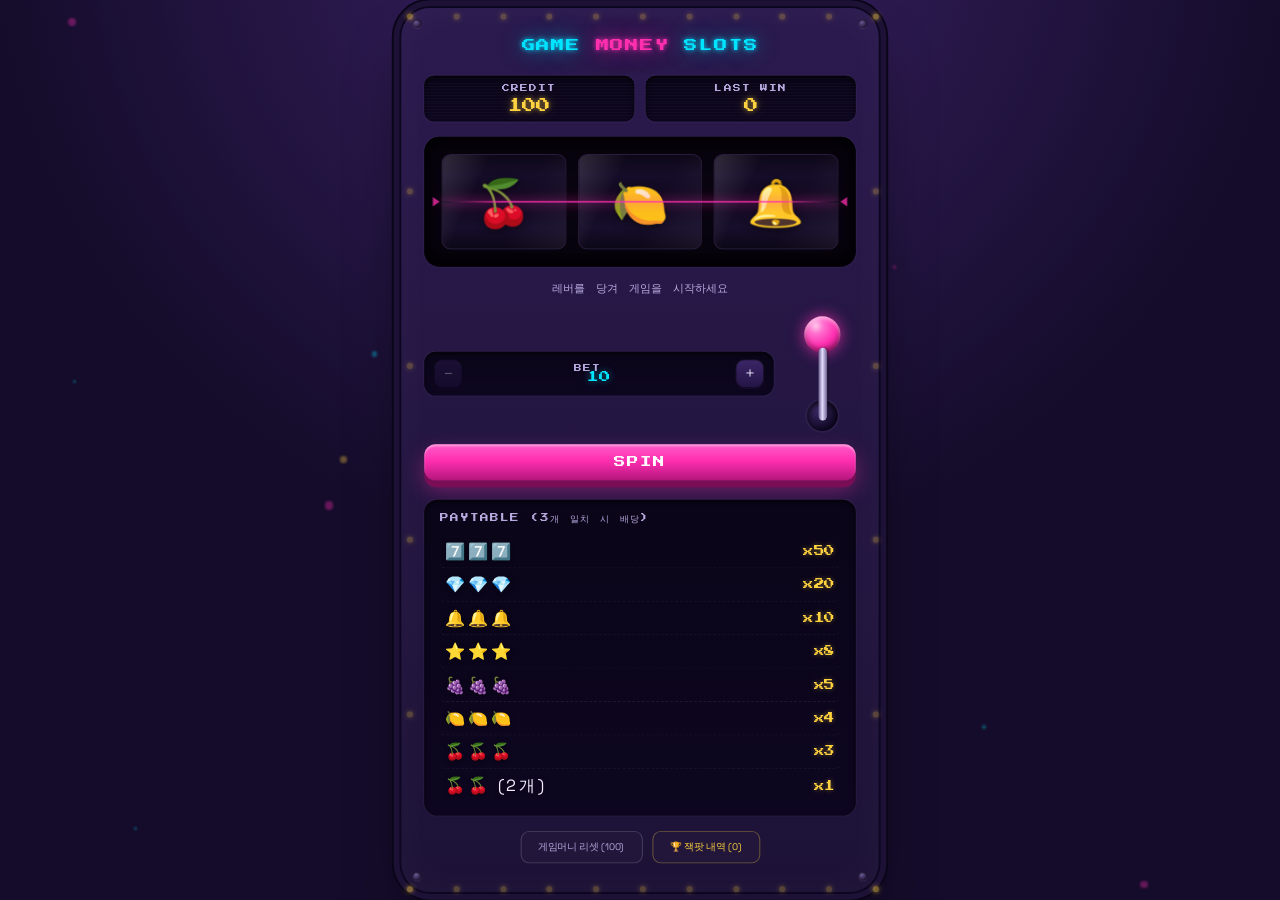
<file: index.html>
<!DOCTYPE html>
<html lang="ko">
<head>
<meta charset="UTF-8">
<meta name="viewport" content="width=device-width, initial-scale=1.0">
<title>게임머니 슬롯머신</title>
<link rel="preconnect" href="https://fonts.googleapis.com">
<link href="https://fonts.googleapis.com/css2?family=Press+Start+2P&family=Space+Grotesk:wght@400;500;700&display=swap" rel="stylesheet">
<link rel="stylesheet" href="./style.css">
</head>
<body>

  <div class="bg-particles" id="bgParticles"></div>

  <div class="cabinet-stage" id="cabinetStage">
    <div class="cabinet" id="cabinet">
      <div class="rivet tl"></div>
      <div class="rivet tr"></div>
      <div class="rivet bl"></div>
      <div class="rivet br"></div>
      <div class="marquee-lights" id="marqueeLights"></div>
      <div class="confetti-layer" id="confettiLayer"></div>

      <div class="marquee pixel">GAME <span>MONEY</span> SLOTS</div>

      <div class="status-row">
        <div class="status-box">
          <div class="status-label pixel">CREDIT</div>
          <div class="status-value pixel" id="creditValue">100</div>
        </div>
        <div class="status-box">
          <div class="status-label pixel">LAST WIN</div>
          <div class="status-value pixel" id="lastWinValue">0</div>
        </div>
      </div>

      <div class="reel-window">
        <div class="payline"></div>
        <div class="win-banner" id="winBanner"><div class="txt pixel">WIN!</div></div>
        <div class="reel" id="reel0"><div class="reel-track" id="track0"></div><div class="glass"></div></div>
        <div class="reel" id="reel1"><div class="reel-track" id="track1"></div><div class="glass"></div></div>
        <div class="reel" id="reel2"><div class="reel-track" id="track2"></div><div class="glass"></div></div>
      </div>

      <div class="message pixel" id="message">레버를 당겨 게임을 시작하세요</div>

      <div class="controls">
        <div class="bet-control">
          <button class="bet-btn" id="betMinus" aria-label="배팅 감소">−</button>
          <div>
            <div class="status-label pixel">BET</div>
            <div class="bet-amount pixel" id="betValue">10</div>
          </div>
          <button class="bet-btn" id="betPlus" aria-label="배팅 증가">＋</button>
        </div>

        <div class="lever-wrap">
          <div class="lever-rail"></div>
          <div class="lever-base"></div>
          <button class="lever-handle" id="lever" aria-label="레버 당기기">
            <div class="knob"></div>
            <div class="stick"></div>
          </button>
        </div>
      </div>

      <button class="spin-btn" id="spinBtn">SPIN</button>

      <div class="paytable">
        <div class="paytable-title pixel">PAYTABLE (3개 일치 시 배당)</div>
        <div class="paytable-row" data-combo="7️⃣7️⃣7️⃣"><span class="paytable-symbols">7️⃣7️⃣7️⃣</span><span class="paytable-mult pixel">x50</span></div>
        <div class="paytable-row" data-combo="💎💎💎"><span class="paytable-symbols">💎💎💎</span><span class="paytable-mult pixel">x20</span></div>
        <div class="paytable-row" data-combo="🔔🔔🔔"><span class="paytable-symbols">🔔🔔🔔</span><span class="paytable-mult pixel">x10</span></div>
        <div class="paytable-row" data-combo="⭐⭐⭐"><span class="paytable-symbols">⭐⭐⭐</span><span class="paytable-mult pixel">x8</span></div>
        <div class="paytable-row" data-combo="🍇🍇🍇"><span class="paytable-symbols">🍇🍇🍇</span><span class="paytable-mult pixel">x5</span></div>
        <div class="paytable-row" data-combo="🍋🍋🍋"><span class="paytable-symbols">🍋🍋🍋</span><span class="paytable-mult pixel">x4</span></div>
        <div class="paytable-row" data-combo="🍒🍒🍒"><span class="paytable-symbols">🍒🍒🍒</span><span class="paytable-mult pixel">x3</span></div>
        <div class="paytable-row" data-combo="🍒🍒?"><span class="paytable-symbols">🍒🍒 (2개)</span><span class="paytable-mult pixel">x1</span></div>
      </div>

      <div class="reset-row">
        <button class="reset-btn" id="resetBtn">게임머니 리셋 (100)</button>
        <button class="reset-btn history-trigger" id="jackpotHistoryBtn">🏆 잭팟 내역 (0)</button>
      </div>
    </div>
  </div>

  <div class="history-overlay" id="historyOverlay">
    <div class="history-panel">
      <div class="history-header">
        <span class="history-title pixel">🏆 JACKPOT 내역</span>
        <button class="history-close" id="historyClose" aria-label="닫기">✕</button>
      </div>
      <div class="history-list" id="historyList"></div>
      <button class="history-clear-btn" id="historyClearBtn">내역 지우기</button>
    </div>
  </div>

<script src="./script.js" defer></script>

</body>
</html>
</file>
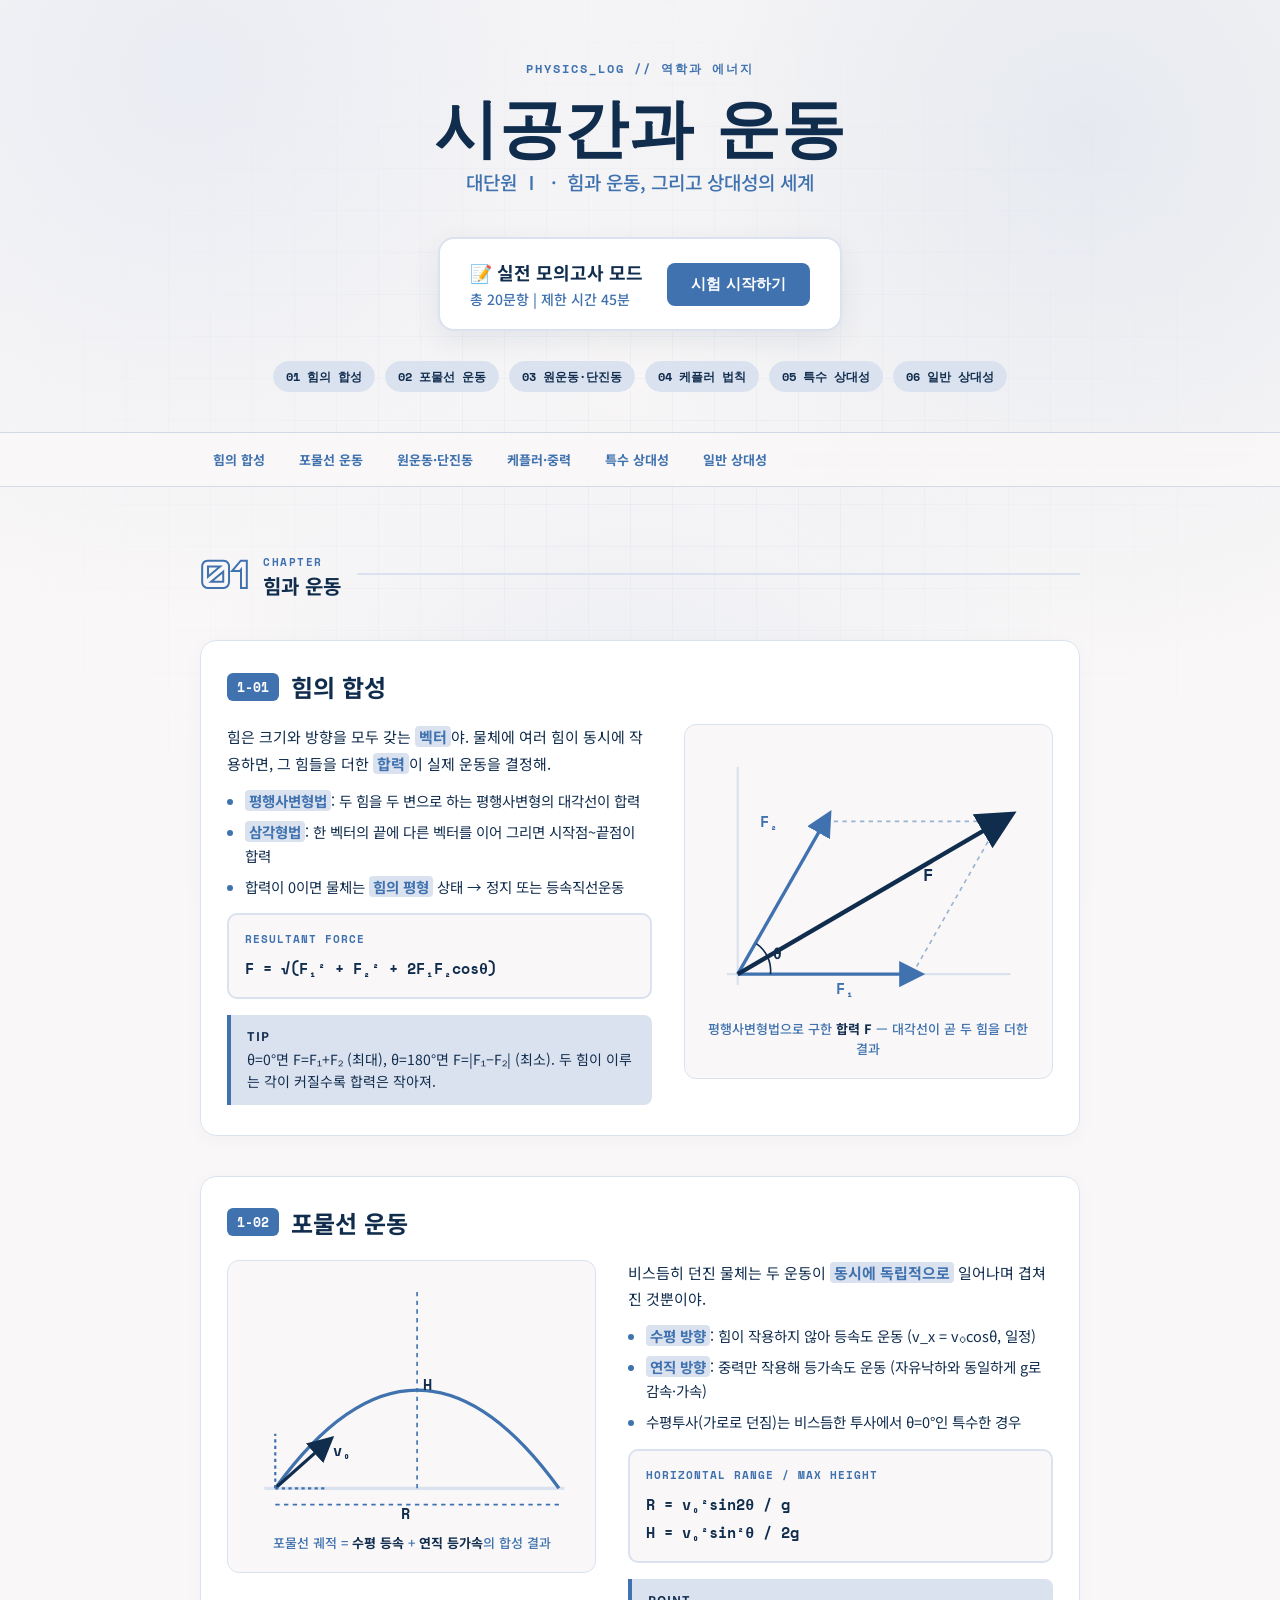
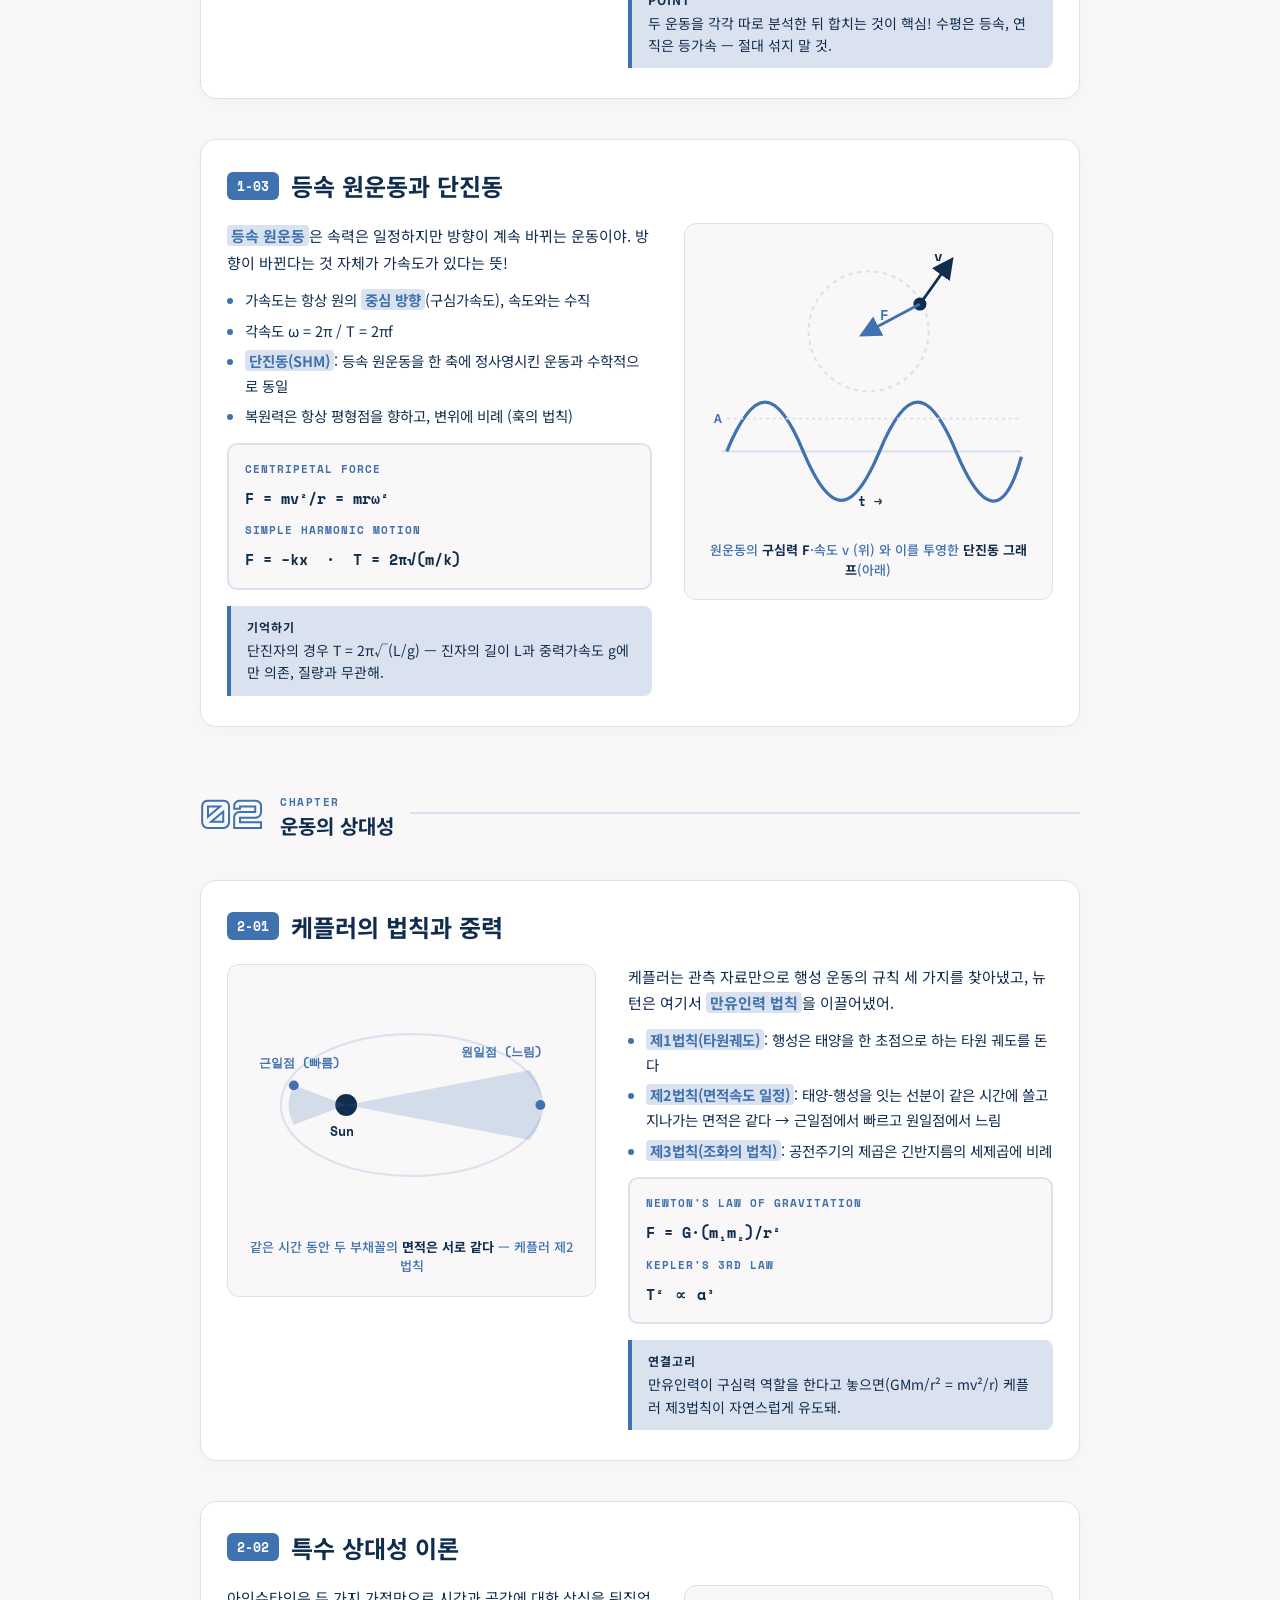
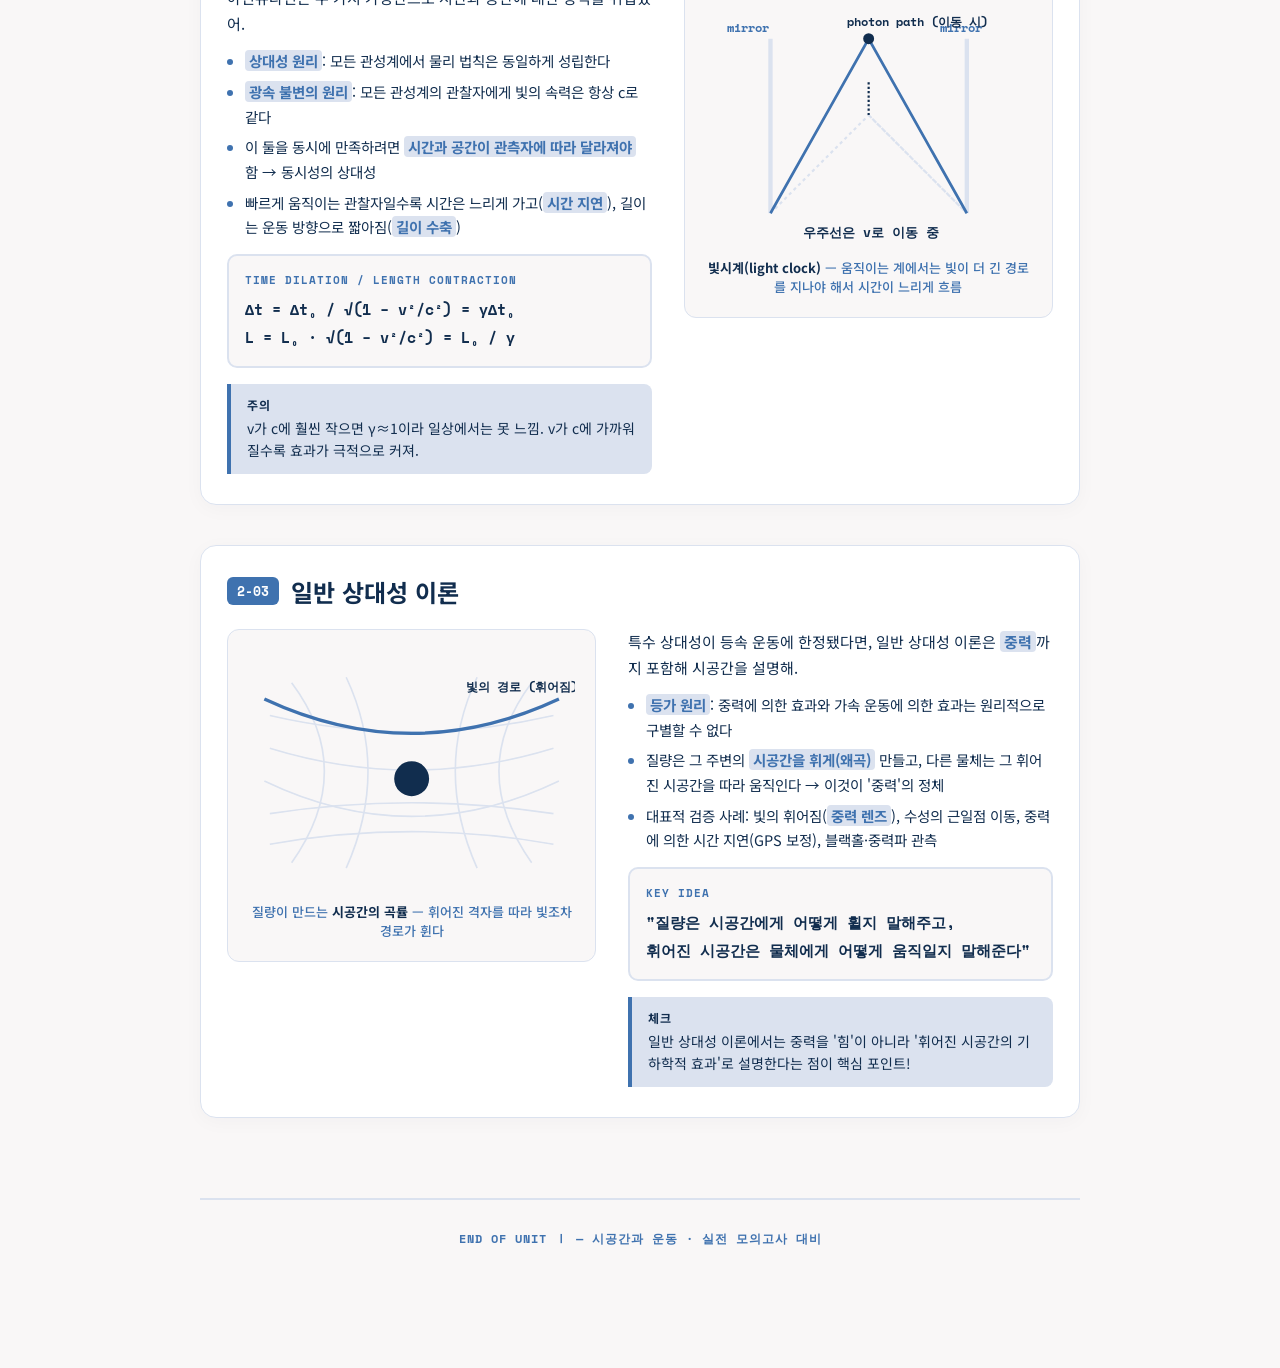
<file: spacetime-motion-exam/index.html>
<!DOCTYPE html>
<html lang="ko">
<head>
<meta charset="UTF-8">
<meta name="viewport" content="width=device-width, initial-scale=1.0">
<title>시공간과 운동 · 실전 모의고사</title>
<link rel="preconnect" href="https://fonts.googleapis.com">
<link href="https://fonts.googleapis.com/css2?family=Noto+Sans+KR:wght@400;500;700;900&family=Orbitron:wght@500;700;900&family=Space+Mono:wght@400;700&display=swap" rel="stylesheet">
<link rel="stylesheet" href="style.css">
</head>
<body>

<div class="bg-grid"></div>

<!-- STICKY EXAM TIMER -->
<div class="timer-bar" id="examTimerBar">
  <div class="title">🎯 실전 모의고사 진행 중</div>
  <div class="time" id="timerDisplay">45:00</div>
</div>

<div class="hero">
  <div class="eyebrow">PHYSICS_LOG // 역학과 에너지</div>
  <h1>시공간과 운동</h1>
  <div class="kr-sub">대단원 Ⅰ &nbsp;·&nbsp; 힘과 운동, 그리고 상대성의 세계</div>
  
  <!-- EXAM START PANEL -->
  <div class="exam-panel" id="examStartPanel">
    <div class="exam-info">
      <h3>📝 실전 모의고사 모드</h3>
      <p>총 20문항 | 제한 시간 45분</p>
    </div>
    <button class="exam-btn" id="startExamBtn">시험 시작하기</button>
  </div>

  <div class="meta-row">
    <span class="chip">01 힘의 합성</span>
    <span class="chip">02 포물선 운동</span>
    <span class="chip">03 원운동·단진동</span>
    <span class="chip">04 케플러 법칙</span>
    <span class="chip">05 특수 상대성</span>
    <span class="chip">06 일반 상대성</span>
  </div>
</div>

<div class="navbar">
  <div class="inner">
    <a class="navlink" href="#s1">힘의 합성</a>
    <a class="navlink" href="#s2">포물선 운동</a>
    <a class="navlink" href="#s3">원운동·단진동</a>
    <a class="navlink" href="#s4">케플러·중력</a>
    <a class="navlink" href="#s5">특수 상대성</a>
    <a class="navlink" href="#s6">일반 상대성</a>
  </div>
</div>

<div class="wrap">

  <div class="part">
    <span class="num">01</span>
    <div class="txt"><span>CHAPTER</span><h3>힘과 운동</h3></div>
    <div class="rule"></div>
  </div>

  <!-- SECTION 1 -->
  <section class="chapter" id="s1">
    <div class="chapter-head"><span class="tag">1-01</span><h2>힘의 합성</h2></div>
    <div class="grid2">
      <div class="text">
        <p>힘은 크기와 방향을 모두 갖는 <strong>벡터</strong>야. 물체에 여러 힘이 동시에 작용하면, 그 힘들을 더한 <strong>합력</strong>이 실제 운동을 결정해.</p>
        <ul>
          <li><strong>평행사변형법</strong>: 두 힘을 두 변으로 하는 평행사변형의 대각선이 합력</li>
          <li><strong>삼각형법</strong>: 한 벡터의 끝에 다른 벡터를 이어 그리면 시작점~끝점이 합력</li>
          <li>합력이 0이면 물체는 <strong>힘의 평형</strong> 상태 → 정지 또는 등속직선운동</li>
        </ul>
        <div class="formula">
          <span class="label">RESULTANT FORCE</span>
          F = √(F₁² + F₂² + 2F₁F₂cosθ)
        </div>
        <div class="callout">
          <span class="ttl">TIP</span>
          <p>θ=0°면 F=F₁+F₂ (최대), θ=180°면 F=|F₁−F₂| (최소). 두 힘이 이루는 각이 커질수록 합력은 작아져.</p>
        </div>
      </div>
      <div class="visual">
        <svg viewBox="0 0 300 240">
          <line x1="20" y1="210" x2="280" y2="210" stroke="#DBE2EF" stroke-width="2"/>
          <line x1="30" y1="220" x2="30" y2="20" stroke="#DBE2EF" stroke-width="2"/>
          <!-- F1 -->
          <line x1="30" y1="210" x2="190" y2="210" stroke="#3F72AF" stroke-width="3" marker-end="url(#a1)"/>
          <text x="120" y="228" fill="#3F72AF" font-size="14" font-weight="700" font-family="Space Mono">F₁</text>
          <!-- F2 -->
          <line x1="30" y1="210" x2="110" y2="70" stroke="#3F72AF" stroke-width="3" marker-end="url(#a1)"/>
          <text x="50" y="75" fill="#3F72AF" font-size="14" font-weight="700" font-family="Space Mono">F₂</text>
          <!-- dashed parallelogram -->
          <line x1="190" y1="210" x2="270" y2="70" stroke="#3F72AF" stroke-width="1.5" stroke-dasharray="4 4" opacity="0.5"/>
          <line x1="110" y1="70" x2="270" y2="70" stroke="#3F72AF" stroke-width="1.5" stroke-dasharray="4 4" opacity="0.5"/>
          <!-- Resultant -->
          <line x1="30" y1="210" x2="270" y2="70" stroke="#112D4E" stroke-width="4" marker-end="url(#a2)"/>
          <text x="200" y="125" fill="#112D4E" font-size="16" font-family="Space Mono" font-weight="900">F</text>
          <!-- Angle -->
          <path d="M 60 210 A 30 30 0 0 0 47 182" fill="none" stroke="#112D4E" stroke-width="1.5"/>
          <text x="62" y="196" fill="#112D4E" font-size="13" font-weight="700">θ</text>
          <defs>
            <marker id="a1" markerWidth="8" markerHeight="8" refX="4" refY="4" orient="auto"><path d="M0,0 L8,4 L0,8 Z" fill="#3F72AF"/></marker>
            <marker id="a2" markerWidth="9" markerHeight="9" refX="4.5" refY="4.5" orient="auto"><path d="M0,0 L9,4.5 L0,9 Z" fill="#112D4E"/></marker>
          </defs>
        </svg>
        <p class="caption">평행사변형법으로 구한 <b>합력 F</b> — 대각선이 곧 두 힘을 더한 결과</p>
      </div>
    </div>
  </section>

  <!-- SECTION 2 -->
  <section class="chapter reverse" id="s2">
    <div class="chapter-head"><span class="tag">1-02</span><h2>포물선 운동</h2></div>
    <div class="grid2">
      <div class="text">
        <p>비스듬히 던진 물체는 두 운동이 <strong>동시에 독립적으로</strong> 일어나며 겹쳐진 것뿐이야.</p>
        <ul>
          <li><strong>수평 방향</strong>: 힘이 작용하지 않아 등속도 운동 (v_x = v₀cosθ, 일정)</li>
          <li><strong>연직 방향</strong>: 중력만 작용해 등가속도 운동 (자유낙하와 동일하게 g로 감속·가속)</li>
          <li>수평투사(가로로 던짐)는 비스듬한 투사에서 θ=0°인 특수한 경우</li>
        </ul>
        <div class="formula">
          <span class="label">HORIZONTAL RANGE / MAX HEIGHT</span>
          R = v₀²sin2θ / g<br>
          H = v₀²sin²θ / 2g
        </div>
        <div class="callout">
          <span class="ttl">POINT</span>
          <p>두 운동을 각각 따로 분석한 뒤 합치는 것이 핵심! 수평은 등속, 연직은 등가속 — 절대 섞지 말 것.</p>
        </div>
      </div>
      <div class="visual">
        <svg viewBox="0 0 300 220">
          <line x1="15" y1="190" x2="290" y2="190" stroke="#DBE2EF" stroke-width="3"/>
          <!-- Trajectory -->
          <path d="M 25 190 Q 155 10 285 190" fill="none" stroke="#3F72AF" stroke-width="3"/>
          <!-- Initial Velocity -->
          <line x1="25" y1="190" x2="70" y2="150" stroke="#112D4E" stroke-width="3" marker-end="url(#a3)"/>
          <line x1="25" y1="190" x2="25" y2="140" stroke="#3F72AF" stroke-width="2" stroke-dasharray="3 3"/>
          <line x1="25" y1="190" x2="70" y2="190" stroke="#3F72AF" stroke-width="2" stroke-dasharray="3 3"/>
          <text x="78" y="160" fill="#112D4E" font-size="14" font-weight="700" font-family="Space Mono">v₀</text>
          <!-- Max Height -->
          <line x1="155" y1="10" x2="155" y2="190" stroke="#3F72AF" stroke-width="1.5" stroke-dasharray="4 4"/>
          <text x="160" y="100" fill="#112D4E" font-size="14" font-weight="700" font-family="Space Mono">H</text>
          <!-- Range -->
          <line x1="25" y1="205" x2="285" y2="205" stroke="#3F72AF" stroke-width="1.5" stroke-dasharray="4 4"/>
          <text x="140" y="218" fill="#112D4E" font-size="14" font-weight="700" font-family="Space Mono">R</text>
          <defs><marker id="a3" markerWidth="8" markerHeight="8" refX="4" refY="4" orient="auto"><path d="M0,0 L8,4 L0,8 Z" fill="#112D4E"/></marker></defs>
        </svg>
        <p class="caption">포물선 궤적 = <b>수평 등속</b> + <b>연직 등가속</b>의 합성 결과</p>
      </div>
    </div>
  </section>

  <!-- SECTION 3 -->
  <section class="chapter" id="s3">
    <div class="chapter-head"><span class="tag">1-03</span><h2>등속 원운동과 단진동</h2></div>
    <div class="grid2">
      <div class="text">
        <p><strong>등속 원운동</strong>은 속력은 일정하지만 방향이 계속 바뀌는 운동이야. 방향이 바뀐다는 것 자체가 가속도가 있다는 뜻!</p>
        <ul>
          <li>가속도는 항상 원의 <strong>중심 방향</strong>(구심가속도), 속도와는 수직</li>
          <li>각속도 ω = 2π / T = 2πf</li>
          <li><strong>단진동(SHM)</strong>: 등속 원운동을 한 축에 정사영시킨 운동과 수학적으로 동일</li>
          <li>복원력은 항상 평형점을 향하고, 변위에 비례 (훅의 법칙)</li>
        </ul>
        <div class="formula">
          <span class="label">CENTRIPETAL FORCE</span>
          F = mv²/r = mrω²
          <span class="label formula-gap">SIMPLE HARMONIC MOTION</span>
          F = −kx &nbsp;·&nbsp; T = 2π√(m/k)
        </div>
        <div class="callout">
          <span class="ttl">기억하기</span>
          <p>단진자의 경우 T = 2π√(L/g) — 진자의 길이 L과 중력가속도 g에만 의존, 질량과 무관해.</p>
        </div>
      </div>
      <div class="visual">
        <svg viewBox="0 0 300 260">
          <!-- Circular Motion -->
          <circle cx="150" cy="80" r="55" fill="none" stroke="#DBE2EF" stroke-width="2" stroke-dasharray="4 4"/>
          <circle cx="150" cy="80" r="3" fill="#112D4E"/>
          <circle cx="197" cy="55" r="6" fill="#112D4E"/>
          <line x1="197" y1="55" x2="150" y2="80" stroke="#3F72AF" stroke-width="2.5" marker-end="url(#a4)"/>
          <line x1="197" y1="55" x2="222" y2="20" stroke="#112D4E" stroke-width="2.5" marker-end="url(#a5)"/>
          <text x="210" y="16" fill="#112D4E" font-size="13" font-weight="700" font-family="Space Mono">v</text>
          <text x="160" y="70" fill="#3F72AF" font-size="13" font-weight="700" font-family="Space Mono">F</text>
          <!-- SHM wave -->
          <line x1="15" y1="190" x2="290" y2="190" stroke="#DBE2EF" stroke-width="2"/>
          <path d="M 20 190 C 45 130, 65 130, 90 190 S 135 250, 160 190 S 205 130, 230 190 S 275 250, 290 195" fill="none" stroke="#3F72AF" stroke-width="3"/>
          <line x1="20" y1="160" x2="290" y2="160" stroke="#DBE2EF" stroke-width="1.5" stroke-dasharray="3 3"/>
          <text x="8" y="164" fill="#3F72AF" font-weight="700" font-size="11">A</text>
          <text x="140" y="240" fill="#112D4E" font-weight="700" font-size="12" font-family="Space Mono">t →</text>
          <defs>
            <marker id="a4" markerWidth="8" markerHeight="8" refX="4" refY="4" orient="auto"><path d="M0,0 L8,4 L0,8 Z" fill="#3F72AF"/></marker>
            <marker id="a5" markerWidth="8" markerHeight="8" refX="4" refY="4" orient="auto"><path d="M0,0 L8,4 L0,8 Z" fill="#112D4E"/></marker>
          </defs>
        </svg>
        <p class="caption">원운동의 <b>구심력 F</b>·속도 v (위) 와 이를 투영한 <b>단진동 그래프</b>(아래)</p>
      </div>
    </div>
  </section>

  <div class="part">
    <span class="num">02</span>
    <div class="txt"><span>CHAPTER</span><h3>운동의 상대성</h3></div>
    <div class="rule"></div>
  </div>

  <!-- SECTION 4 -->
  <section class="chapter reverse" id="s4">
    <div class="chapter-head"><span class="tag">2-01</span><h2>케플러의 법칙과 중력</h2></div>
    <div class="grid2">
      <div class="text">
        <p>케플러는 관측 자료만으로 행성 운동의 규칙 세 가지를 찾아냈고, 뉴턴은 여기서 <strong>만유인력 법칙</strong>을 이끌어냈어.</p>
        <ul>
          <li><strong>제1법칙(타원궤도)</strong>: 행성은 태양을 한 초점으로 하는 타원 궤도를 돈다</li>
          <li><strong>제2법칙(면적속도 일정)</strong>: 태양-행성을 잇는 선분이 같은 시간에 쓸고 지나가는 면적은 같다 → 근일점에서 빠르고 원일점에서 느림</li>
          <li><strong>제3법칙(조화의 법칙)</strong>: 공전주기의 제곱은 긴반지름의 세제곱에 비례</li>
        </ul>
        <div class="formula">
          <span class="label">NEWTON'S LAW OF GRAVITATION</span>
          F = G·(m₁m₂)/r²
          <span class="label formula-gap">KEPLER'S 3RD LAW</span>
          T² ∝ a³
        </div>
        <div class="callout">
          <span class="ttl">연결고리</span>
          <p>만유인력이 구심력 역할을 한다고 놓으면(GMm/r² = mv²/r) 케플러 제3법칙이 자연스럽게 유도돼.</p>
        </div>
      </div>
      <div class="visual">
        <svg viewBox="0 0 300 220">
          <ellipse cx="150" cy="110" rx="120" ry="65" fill="none" stroke="#DBE2EF" stroke-width="2"/>
          <!-- Sun -->
          <circle cx="90" cy="110" r="10" fill="#112D4E"/>
          <text x="75" y="138" fill="#112D4E" font-size="12" font-weight="700" font-family="Space Mono">Sun</text>
          <!-- near sector -->
          <path d="M 90 110 L 42 92 A 120 65 0 0 0 42 128 Z" fill="rgba(63, 114, 175, 0.2)"/>
          <circle cx="42" cy="92" r="4.5" fill="#3F72AF"/>
          <!-- far sector -->
          <path d="M 90 110 L 258 78 A 120 65 0 0 1 268 110 A 120 65 0 0 1 258 142 Z" fill="rgba(63, 114, 175, 0.2)"/>
          <circle cx="268" cy="110" r="4.5" fill="#3F72AF"/>
          <text x="10" y="75" fill="#3F72AF" font-weight="700" font-size="11" font-family="Space Mono">근일점 (빠름)</text>
          <text x="195" y="65" fill="#3F72AF" font-weight="700" font-size="11" font-family="Space Mono">원일점 (느림)</text>
        </svg>
        <p class="caption">같은 시간 동안 두 부채꼴의 <b>면적은 서로 같다</b> — 케플러 제2법칙</p>
      </div>
    </div>
  </section>

  <!-- SECTION 5 -->
  <section class="chapter" id="s5">
    <div class="chapter-head"><span class="tag">2-02</span><h2>특수 상대성 이론</h2></div>
    <div class="grid2">
      <div class="text">
        <p>아인슈타인은 두 가지 가정만으로 시간과 공간에 대한 상식을 뒤집었어.</p>
        <ul>
          <li><strong>상대성 원리</strong>: 모든 관성계에서 물리 법칙은 동일하게 성립한다</li>
          <li><strong>광속 불변의 원리</strong>: 모든 관성계의 관찰자에게 빛의 속력은 항상 c로 같다</li>
          <li>이 둘을 동시에 만족하려면 <strong>시간과 공간이 관측자에 따라 달라져야</strong> 함 → 동시성의 상대성</li>
          <li>빠르게 움직이는 관찰자일수록 시간은 느리게 가고(<strong>시간 지연</strong>), 길이는 운동 방향으로 짧아짐(<strong>길이 수축</strong>)</li>
        </ul>
        <div class="formula">
          <span class="label">TIME DILATION / LENGTH CONTRACTION</span>
          Δt = Δt₀ / √(1 − v²/c²) = γΔt₀<br>
          L = L₀ · √(1 − v²/c²) = L₀ / γ
        </div>
        <div class="callout">
          <span class="ttl">주의</span>
          <p>v가 c에 훨씬 작으면 γ≈1이라 일상에서는 못 느낌. v가 c에 가까워질수록 효과가 극적으로 커져.</p>
        </div>
      </div>
      <div class="visual">
        <svg viewBox="0 0 300 220">
          <line x1="60" y1="30" x2="60" y2="190" stroke="#DBE2EF" stroke-width="4"/>
          <line x1="240" y1="30" x2="240" y2="190" stroke="#DBE2EF" stroke-width="4"/>
          <text x="20" y="24" fill="#3F72AF" font-size="11" font-weight="700" font-family="Space Mono">mirror</text>
          <text x="215" y="24" fill="#3F72AF" font-size="11" font-weight="700" font-family="Space Mono">mirror</text>
          
          <path d="M 60 190 L 150 100 L 240 190 L 150 100" fill="none" stroke="#DBE2EF" stroke-width="2" stroke-dasharray="3 3"/>
          <path d="M 60 190 L 150 30 L 240 190" fill="none" stroke="#3F72AF" stroke-width="2.5"/>
          <circle cx="150" cy="30" r="5" fill="#112D4E"/>
          
          <text x="130" y="18" fill="#112D4E" font-weight="700" font-size="11" font-family="Space Mono">photon path (이동 시)</text>
          <line x1="150" y1="100" x2="150" y2="70" stroke="#112D4E" stroke-width="2" stroke-dasharray="2 2"/>
          <text x="90" y="212" fill="#112D4E" font-weight="700" font-size="12" font-family="Space Mono">우주선은 v로 이동 중</text>
        </svg>
        <p class="caption"><b>빛시계(light clock)</b> — 움직이는 계에서는 빛이 더 긴 경로를 지나야 해서 시간이 느리게 흐름</p>
      </div>
    </div>
  </section>

  <!-- SECTION 6 -->
  <section class="chapter reverse" id="s6">
    <div class="chapter-head"><span class="tag">2-03</span><h2>일반 상대성 이론</h2></div>
    <div class="grid2">
      <div class="text">
        <p>특수 상대성이 등속 운동에 한정됐다면, 일반 상대성 이론은 <strong>중력</strong>까지 포함해 시공간을 설명해.</p>
        <ul>
          <li><strong>등가 원리</strong>: 중력에 의한 효과와 가속 운동에 의한 효과는 원리적으로 구별할 수 없다</li>
          <li>질량은 그 주변의 <strong>시공간을 휘게(왜곡)</strong> 만들고, 다른 물체는 그 휘어진 시공간을 따라 움직인다 → 이것이 '중력'의 정체</li>
          <li>대표적 검증 사례: 빛의 휘어짐(<strong>중력 렌즈</strong>), 수성의 근일점 이동, 중력에 의한 시간 지연(GPS 보정), 블랙홀·중력파 관측</li>
        </ul>
        <div class="formula">
          <span class="label">KEY IDEA</span>
          "질량은 시공간에게 어떻게 휠지 말해주고,<br>
          휘어진 시공간은 물체에게 어떻게 움직일지 말해준다"
        </div>
        <div class="callout">
          <span class="ttl">체크</span>
          <p>일반 상대성 이론에서는 중력을 '힘'이 아니라 '휘어진 시공간의 기하학적 효과'로 설명한다는 점이 핵심 포인트!</p>
        </div>
      </div>
      <div class="visual">
        <svg viewBox="0 0 300 220">
          <g stroke="#DBE2EF" stroke-width="1.5" fill="none">
            <path d="M 20 60 Q 150 90 280 60" />
            <path d="M 20 90 Q 150 130 280 90" />
            <path d="M 15 120 Q 150 185 285 120" />
            <path d="M 20 150 Q 150 130 280 150" />
            <path d="M 20 178 Q 150 155 280 178" />
            
            <path d="M 40 30 Q 100 110 40 195" />
            <path d="M 90 25 Q 130 110 90 200" />
            <path d="M 210 25 Q 170 110 210 200" />
            <path d="M 260 30 Q 200 110 260 195" />
          </g>
          <circle cx="150" cy="118" r="16" fill="#112D4E" />
          <path d="M 15 45 Q 150 108 285 45" fill="none" stroke="#3F72AF" stroke-width="3" />
          <text x="200" y="38" fill="#112D4E" font-weight="700" font-size="11" font-family="Space Mono">빛의 경로 (휘어짐)</text>
        </svg>
        <p class="caption">질량이 만드는 <b>시공간의 곡률</b> — 휘어진 격자를 따라 빛조차 경로가 휜다</p>
      </div>
    </div>
  </section>

  <footer>END OF UNIT Ⅰ — 시공간과 운동 · 실전 모의고사 대비</footer>
</div>

<script src="script.js"></script>
</body>
</html>
</file>
<file: style.css>
:root{
    --bg-deep:#150c2b;
    --cabinet:#2b1a4e;
    --cabinet-dark:#1d1236;
    --neon-magenta:#ff2fb0;
    --neon-cyan:#00e5ff;
    --neon-gold:#ffd23f;
    --ink:#f3eeff;
    --ink-dim:#b6a9de;
    --danger:#ff4d5e;
  }

  *{box-sizing:border-box;}
  html,body{height:100%;}

  body{
    margin:0;
    min-height:100vh;
    display:flex;
    align-items:center;
    justify-content:center;
    background:
      radial-gradient(circle at 50% -10%, #3a2266 0%, var(--bg-deep) 55%),
      var(--bg-deep);
    font-family:'Space Grotesk', sans-serif;
    color:var(--ink);
    padding:12px;
    overflow:hidden;
    position:relative;
  }

  .pixel{ font-family:'Press Start 2P', monospace; }

  /* ---------- Ambient background ---------- */
  .bg-particles{
    position:fixed;
    inset:0;
    pointer-events:none;
    z-index:0;
    overflow:hidden;
  }
  .bg-dot{
    position:absolute;
    border-radius:50%;
    filter:blur(1px);
    opacity:.35;
    animation:drift linear infinite;
  }
  @keyframes drift{
    0%{ transform:translateY(0) translateX(0); }
    50%{ transform:translateY(-24px) translateX(10px); }
    100%{ transform:translateY(0) translateX(0); }
  }

  /* ---------- Cabinet ---------- */
  .cabinet-stage{
    position:relative;
    z-index:1;
    transform-origin:center center;
    transition:transform 200ms ease;
  }

  .cabinet{
    position:relative;
    width:min(500px, 92vw);
    background:
      linear-gradient(180deg, var(--cabinet) 0%, var(--cabinet-dark) 100%);
    border-radius:30px;
    padding:26px 24px 30px;
    box-shadow:
      0 0 0 2px #0d0620,
      0 0 0 8px #1d1236,
      0 0 0 10px #0a0518,
      0 40px 70px -20px rgba(0,0,0,0.75),
      inset 0 0 50px rgba(255,255,255,0.03);
    transition:transform 80ms ease;
  }
  .cabinet.shake{ animation:shake 420ms ease; }
  @keyframes shake{
    0%,100%{ transform:translate(0,0); }
    15%{ transform:translate(-6px,2px) rotate(-0.4deg); }
    30%{ transform:translate(5px,-3px) rotate(0.4deg); }
    45%{ transform:translate(-4px,3px) rotate(-0.3deg); }
    60%{ transform:translate(4px,-2px) rotate(0.3deg); }
    75%{ transform:translate(-2px,1px); }
  }

  .rivet{
    position:absolute;
    width:9px; height:9px;
    border-radius:50%;
    background:radial-gradient(circle at 35% 30%, #6b5a99, #241536 70%);
    box-shadow:0 1px 0 rgba(255,255,255,0.1), inset 0 1px 1px rgba(0,0,0,.6);
  }
  .rivet.tl{ top:12px; left:12px; }
  .rivet.tr{ top:12px; right:12px; }
  .rivet.bl{ bottom:12px; left:12px; }
  .rivet.br{ bottom:12px; right:12px; }

  .marquee-lights{
    position:absolute;
    inset:6px;
    border-radius:24px;
    pointer-events:none;
    z-index:2;
  }
  .bulb{
    position:absolute;
    width:6px; height:6px;
    border-radius:50%;
    background:var(--neon-gold);
    box-shadow:0 0 4px var(--neon-gold), 0 0 8px rgba(255,210,63,.6);
    opacity:.25;
    animation:bulbPulse 1.6s ease-in-out infinite;
  }
  @keyframes bulbPulse{
    0%,100%{ opacity:.2; transform:scale(.85); }
    50%{ opacity:1; transform:scale(1.15); }
  }
  .cabinet.win .bulb{ animation-duration:.5s; }

  .marquee{
    position:relative;
    z-index:3;
    text-align:center;
    font-size:14px;
    line-height:1.9;
    letter-spacing:1.5px;
    color:var(--neon-cyan);
    text-shadow:0 0 6px var(--neon-cyan), 0 0 20px rgba(0,229,255,.6), 0 0 40px rgba(0,229,255,.25);
    margin-bottom:18px;
    animation:signalFlicker 6s ease-in-out infinite;
  }
  @keyframes signalFlicker{
    0%,92%,100%{ opacity:1; }
    93%{ opacity:.6; }
    94%{ opacity:1; }
    95%{ opacity:.7; }
    96%{ opacity:1; }
  }
  .marquee span{ color:var(--neon-magenta); text-shadow:0 0 6px var(--neon-magenta), 0 0 20px rgba(255,47,176,.6), 0 0 40px rgba(255,47,176,.25); }

  /* ---------- Status displays (LCD) ---------- */
  .status-row{
    position:relative;
    z-index:3;
    display:flex;
    justify-content:space-between;
    gap:12px;
    margin-bottom:16px;
  }
  .status-box{
    flex:1;
    position:relative;
    background:linear-gradient(180deg,#0a0518,#0d0620);
    border-radius:10px;
    padding:9px 10px;
    text-align:center;
    overflow:hidden;
    box-shadow:inset 0 2px 6px rgba(0,0,0,.7), 0 0 0 1px rgba(255,255,255,0.04);
  }
  .status-box::after{
    content:"";
    position:absolute; inset:0;
    background:repeating-linear-gradient(0deg, rgba(255,255,255,0.025) 0 1px, transparent 1px 3px);
    pointer-events:none;
  }
  .status-label{
    font-size:8px;
    color:var(--ink-dim);
    letter-spacing:1.5px;
    margin-bottom:7px;
    position:relative;
  }
  .status-value{
    font-size:15px;
    color:var(--neon-gold);
    text-shadow:0 0 6px rgba(255,210,63,.6), 0 0 16px rgba(255,210,63,.3);
    position:relative;
  }
  .status-value.credit-flash{ animation: flashUp 550ms ease; }
  @keyframes flashUp{
    0%{ transform:scale(1); }
    35%{ transform:scale(1.3); color:#fff; text-shadow:0 0 12px #fff; }
    100%{ transform:scale(1); }
  }

  /* ---------- Reels ---------- */
  .reel-window{
    position:relative;
    z-index:3;
    background:#08040f;
    border-radius:16px;
    padding:18px;
    display:flex;
    gap:12px;
    box-shadow:
      inset 0 10px 20px rgba(0,0,0,.7),
      inset 0 -10px 20px rgba(0,0,0,.7),
      0 0 0 1px rgba(255,255,255,0.04);
  }

  .payline{
    position:absolute;
    left:18px; right:18px;
    top:50%;
    height:2px;
    transform:translateY(-1px);
    background:linear-gradient(90deg, transparent, var(--neon-magenta) 15%, var(--neon-magenta) 85%, transparent);
    box-shadow:0 0 10px var(--neon-magenta), 0 0 20px rgba(255,47,176,.5);
    z-index:5;
    opacity:.75;
    animation:paylinePulse 2.4s ease-in-out infinite;
  }
  @keyframes paylinePulse{
    0%,100%{ opacity:.5; }
    50%{ opacity:.9; }
  }
  .payline::before, .payline::after{
    content:"";
    position:absolute;
    top:50%;
    width:0; height:0;
    border-top:5px solid transparent;
    border-bottom:5px solid transparent;
    transform:translateY(-50%);
  }
  .payline::before{ left:-9px; border-left:7px solid var(--neon-magenta); }
  .payline::after{ right:-9px; border-right:7px solid var(--neon-magenta); }

  .reel{
    flex:1;
    height:100px;
    position:relative;
    background:linear-gradient(180deg,#1b1132,#100a20 45%,#1b1132);
    border-radius:10px;
    overflow:hidden;
    border:1px solid rgba(255,255,255,0.06);
  }
  .reel-track{
    position:absolute;
    left:0; right:0; top:0;
    will-change:transform;
  }
  .reel-cell{
    height:100px;
    display:flex;
    align-items:center;
    justify-content:center;
    font-size:48px;
    filter:drop-shadow(0 2px 4px rgba(0,0,0,.5));
  }
  .reel.spinning .reel-track{ filter:blur(3px); }
  .reel.spinning::before{
    content:"";
    position:absolute; inset:0;
    background:repeating-linear-gradient(180deg, rgba(255,255,255,.05) 0 2px, transparent 2px 10px);
    animation:streak .15s linear infinite;
    z-index:2;
    pointer-events:none;
  }
  @keyframes streak{ to{ background-position:0 20px; } }

  .reel::after{
    content:"";
    position:absolute; inset:0;
    background:linear-gradient(180deg, rgba(0,0,0,.55) 0%, transparent 22%, transparent 78%, rgba(0,0,0,.55) 100%);
    pointer-events:none;
    z-index:3;
  }
  .reel .glass{
    position:absolute; inset:0;
    background:linear-gradient(115deg, rgba(255,255,255,.14) 0%, transparent 30%, transparent 60%, rgba(255,255,255,.05) 100%);
    pointer-events:none;
    z-index:4;
  }

  /* ---------- Win banner ---------- */
  .win-banner{
    position:absolute;
    left:0; right:0; top:50%;
    transform:translateY(-50%) scale(.7);
    text-align:center;
    z-index:10;
    pointer-events:none;
    opacity:0;
    transition:opacity 220ms ease, transform 220ms ease;
  }
  .win-banner.show{
    opacity:1;
    transform:translateY(-50%) scale(1);
  }
  .win-banner .txt{
    font-size:20px;
    color:var(--neon-gold);
    text-shadow:0 0 10px var(--neon-gold), 0 0 26px rgba(255,210,63,.8), 0 2px 0 #7a5400;
    animation:bannerWobble 700ms ease-in-out infinite;
    letter-spacing:2px;
  }
  @keyframes bannerWobble{
    0%,100%{ transform:scale(1) rotate(-1deg); }
    50%{ transform:scale(1.08) rotate(1deg); }
  }

  /* ---------- Message line ---------- */
  .message{
    position:relative; z-index:3;
    text-align:center;
    margin:16px 0 8px;
    min-height:20px;
    font-size:11px;
    letter-spacing:.5px;
    color:var(--ink-dim);
    transition:color 200ms ease, text-shadow 200ms ease;
  }
  .message.win{ color:var(--neon-gold); text-shadow:0 0 10px rgba(255,210,63,.6); }
  .message.lose{ color:var(--ink-dim); }
  .message.broke{ color:var(--danger); text-shadow:0 0 8px rgba(255,77,94,.5); }

  /* ---------- Controls ---------- */
  .controls{
    position:relative; z-index:3;
    display:flex;
    align-items:center;
    gap:16px;
    margin-top:16px;
  }

  .bet-control{
    flex:1;
    background:linear-gradient(180deg,#0a0518,#0d0620);
    border-radius:12px;
    padding:9px 11px;
    display:flex;
    align-items:center;
    justify-content:space-between;
    gap:8px;
    box-shadow:inset 0 2px 6px rgba(0,0,0,.6), 0 0 0 1px rgba(255,255,255,0.04);
  }
  .bet-control .status-label{ margin:0; }
  .bet-btn{
    width:28px; height:28px;
    border-radius:8px;
    border:none;
    background:linear-gradient(180deg,#3a2566,#241546);
    color:var(--ink);
    font-size:15px;
    cursor:pointer;
    display:flex; align-items:center; justify-content:center;
    box-shadow:0 2px 0 #150a29, 0 0 0 1px rgba(255,255,255,.05);
    transition:transform 100ms ease, box-shadow 100ms ease, background 120ms ease;
  }
  .bet-btn:hover:not(:disabled){ background:linear-gradient(180deg,#4a2f80,#2c1a56); }
  .bet-btn:active:not(:disabled){ transform:translateY(2px); box-shadow:0 0 0 #150a29, 0 0 0 1px rgba(255,255,255,.05); }
  .bet-btn:disabled{ opacity:.35; cursor:not-allowed; }
  .bet-amount{ font-size:12px; color:var(--neon-cyan); min-width:52px; text-align:center; text-shadow:0 0 8px rgba(0,229,255,.5); }

  .lever-wrap{
    width:70px;
    height:120px;
    position:relative;
    display:flex;
    justify-content:center;
    --pull-ratio:0;
    z-index:6;
  }
  .lever-base{
    position:absolute;
    bottom:0;
    width:32px; height:32px;
    border-radius:50%;
    background:radial-gradient(circle at 35% 30%, #3e2a68, #0d0620 75%);
    box-shadow:inset 0 3px 8px rgba(0,0,0,.7), 0 0 0 2px rgba(255,255,255,.04);
  }
  .lever-rail{
    position:absolute;
    bottom:14px;
    width:7px;
    height:86px;
    border-radius:4px;
    background:linear-gradient(90deg,#0a0518,#1c1032,#0a0518);
    box-shadow:inset 0 0 4px rgba(0,0,0,.8), 0 0 calc(var(--pull-ratio) * 16px) var(--neon-magenta);
    transition:box-shadow 80ms ease;
  }
  .lever-handle{
    position:absolute;
    top:0;
    width:40px;
    display:flex;
    flex-direction:column;
    align-items:center;
    cursor:grab;
    transform-origin:bottom center;
    transition:filter 140ms ease;
    background:none;
    border:none;
    padding:0;
    touch-action:none;
    user-select:none;
    -webkit-user-select:none;
  }
  .lever-handle.dragging{ cursor:grabbing; transition:none; }
  .lever-handle .knob{
    width:38px; height:38px;
    border-radius:50%;
    background:radial-gradient(circle at 32% 26%, #ffc7ec 0%, #ff6fce 22%, var(--neon-magenta) 55%, #8c0d64 100%);
    box-shadow:0 0 16px rgba(255,47,176,.75), inset 0 -4px 6px rgba(0,0,0,.35), inset 0 3px 4px rgba(255,255,255,.5);
    transition:box-shadow 80ms ease;
  }
  .lever-handle.dragging .knob, .lever-handle:hover:not(:disabled) .knob{ filter:brightness(1.15); }
  .lever-handle.dragging .knob{
    box-shadow:0 0 calc(16px + var(--pull-ratio) * 14px) rgba(255,47,176,.9), inset 0 -4px 6px rgba(0,0,0,.35), inset 0 3px 4px rgba(255,255,255,.5);
  }
  .lever-handle .stick{
    width:9px; height:76px;
    background:linear-gradient(90deg,#6b5f8f,#e4dcff 45%,#6b5f8f);
    border-radius:5px;
    margin-top:-5px;
    box-shadow:1px 0 2px rgba(0,0,0,.4);
  }
  .lever-handle:disabled{ cursor:not-allowed; opacity:.5; }
  .lever-handle.pulled{ animation: pull 620ms cubic-bezier(.34,1.56,.64,1); }
  @keyframes pull{
    0%{ transform:rotate(0deg); }
    45%{ transform:rotate(96deg); }
    70%{ transform:rotate(84deg); }
    100%{ transform:rotate(0deg); }
  }

  .spin-btn{
    display:block;
    width:100%;
    margin-top:14px;
    padding:13px;
    border:none;
    border-radius:12px;
    background:linear-gradient(180deg, #ff5cc8, var(--neon-magenta) 45%, #b3157c);
    color:#fff;
    font-family:'Press Start 2P', monospace;
    font-size:12px;
    letter-spacing:1.5px;
    cursor:pointer;
    box-shadow:0 7px 0 #7a0e56, 0 10px 22px rgba(255,47,176,.4), inset 0 2px 2px rgba(255,255,255,.4);
    transition:transform 100ms ease, box-shadow 100ms ease, filter 100ms ease;
    position:relative; z-index:3;
  }
  .spin-btn:not(:disabled){ animation:invitePulse 2.2s ease-in-out infinite; }
  @keyframes invitePulse{
    0%,100%{ box-shadow:0 7px 0 #7a0e56, 0 10px 22px rgba(255,47,176,.4), inset 0 2px 2px rgba(255,255,255,.4); }
    50%{ box-shadow:0 7px 0 #7a0e56, 0 10px 32px rgba(255,47,176,.7), inset 0 2px 2px rgba(255,255,255,.5); }
  }
  .spin-btn:active:not(:disabled){
    transform:translateY(5px);
    box-shadow:0 2px 0 #7a0e56, 0 4px 10px rgba(255,47,176,.3);
  }
  .spin-btn:disabled{
    opacity:.4;
    cursor:not-allowed;
    box-shadow:0 7px 0 #7a0e56;
    animation:none;
  }

  /* ---------- Paytable ---------- */
  .paytable{
    position:relative; z-index:3;
    margin-top:20px;
    background:linear-gradient(180deg,#0a0518,#0d0620);
    border-radius:14px;
    padding:14px 16px;
    box-shadow:inset 0 2px 6px rgba(0,0,0,.6), 0 0 0 1px rgba(255,255,255,0.04);
  }
  .paytable-title{
    font-size:9px;
    letter-spacing:1.5px;
    color:var(--ink-dim);
    margin-bottom:10px;
  }
  .paytable-row{
    display:flex;
    align-items:center;
    justify-content:space-between;
    padding:6px 6px;
    font-size:12px;
    border-bottom:1px dashed rgba(255,255,255,0.07);
    border-radius:6px;
    transition:background 250ms ease, box-shadow 250ms ease;
  }
  .paytable-row:last-child{ border-bottom:none; }
  .paytable-row.highlight{
    background:rgba(255,210,63,.14);
    box-shadow:0 0 12px rgba(255,210,63,.25), inset 0 0 0 1px rgba(255,210,63,.3);
  }
  .paytable-symbols{ font-size:17px; letter-spacing:3px; filter:drop-shadow(0 1px 2px rgba(0,0,0,.5)); }
  .paytable-mult{ color:var(--neon-gold); font-size:11px; text-shadow:0 0 6px rgba(255,210,63,.4); }

  .reset-row{
    position:relative; z-index:3;
    text-align:center;
    margin-top:16px;
    display:flex;
    gap:10px;
    justify-content:center;
    flex-wrap:wrap;
  }
  .reset-btn{
    background:rgba(255,255,255,0.02);
    border:1px solid rgba(255,255,255,.18);
    color:var(--ink-dim);
    padding:9px 18px;
    border-radius:9px;
    font-size:10px;
    cursor:pointer;
    font-family:'Space Grotesk', sans-serif;
    transition:border-color 150ms ease, color 150ms ease, background 150ms ease;
  }
  .reset-btn:hover{ border-color:var(--neon-cyan); color:var(--neon-cyan); background:rgba(0,229,255,0.06); }
  .history-trigger{
    border-color:rgba(255,210,63,.35);
    color:var(--neon-gold);
  }
  .history-trigger:hover{
    border-color:var(--neon-gold);
    color:var(--neon-gold);
    background:rgba(255,210,63,.08);
  }

  /* ---------- Jackpot history modal ---------- */
  .history-overlay{
    position:fixed; inset:0;
    background:rgba(5,2,14,.75);
    backdrop-filter:blur(3px);
    display:flex;
    align-items:center;
    justify-content:center;
    z-index:1000;
    opacity:0;
    pointer-events:none;
    transition:opacity 200ms ease;
    padding:20px;
  }
  .history-overlay.show{ opacity:1; pointer-events:auto; }
  .history-panel{
    width:min(360px, 100%);
    max-height:80vh;
    background:linear-gradient(180deg, var(--cabinet) 0%, var(--cabinet-dark) 100%);
    border-radius:18px;
    padding:18px;
    box-shadow:0 0 0 2px #0d0620, 0 30px 60px -10px rgba(0,0,0,.7);
    display:flex;
    flex-direction:column;
    gap:12px;
    transform:scale(.92);
    transition:transform 200ms ease;
  }
  .history-overlay.show .history-panel{ transform:scale(1); }
  .history-header{
    display:flex;
    align-items:center;
    justify-content:space-between;
  }
  .history-title{
    font-size:11px;
    color:var(--neon-gold);
    text-shadow:0 0 8px rgba(255,210,63,.5);
    letter-spacing:1px;
  }
  .history-close{
    background:none;
    border:none;
    color:var(--ink-dim);
    font-size:18px;
    cursor:pointer;
    line-height:1;
    padding:4px 6px;
    border-radius:6px;
    transition:color 120ms ease, background 120ms ease;
  }
  .history-close:hover{ color:var(--neon-cyan); background:rgba(0,229,255,.08); }
  .history-list{
    overflow-y:auto;
    display:flex;
    flex-direction:column;
    gap:8px;
    padding-right:2px;
  }
  .history-empty{
    text-align:center;
    color:var(--ink-dim);
    font-size:11px;
    line-height:1.7;
    padding:26px 6px;
  }
  .history-item{
    background:#0d0620;
    border-radius:10px;
    padding:10px 12px;
    display:flex;
    justify-content:space-between;
    align-items:center;
    border:1px solid rgba(255,210,63,.15);
    box-shadow:0 0 10px rgba(255,210,63,.08);
  }
  .history-item .hi-left{ display:flex; flex-direction:column; gap:3px; }
  .history-item .hi-time{ font-size:10px; color:var(--ink-dim); }
  .history-item .hi-combo{ font-size:16px; letter-spacing:2px; }
  .history-item .hi-win{
    font-size:12px;
    color:var(--neon-gold);
    text-shadow:0 0 6px rgba(255,210,63,.5);
    white-space:nowrap;
  }
  .history-clear-btn{
    background:none;
    border:1px solid rgba(255,255,255,.15);
    color:var(--ink-dim);
    padding:8px 12px;
    border-radius:8px;
    font-size:10px;
    cursor:pointer;
    font-family:'Space Grotesk', sans-serif;
    transition:border-color 150ms ease, color 150ms ease;
  }
  .history-clear-btn:hover{ border-color:var(--danger); color:var(--danger); }

  /* ---------- Confetti ---------- */
  .confetti-layer{
    position:absolute;
    inset:0;
    overflow:hidden;
    pointer-events:none;
    border-radius:30px;
    z-index:9;
  }
  .confetti-piece{
    position:absolute;
    top:-12px;
    width:7px; height:12px;
    opacity:.95;
    animation:confettiFall linear forwards;
  }
  @keyframes confettiFall{
    to{ transform:translateY(420px) rotate(540deg); opacity:0; }
  }

  @media (prefers-reduced-motion: reduce){
    .marquee-lights .bulb, .lever-handle.pulled, .status-value.credit-flash,
    .spin-btn:not(:disabled), .cabinet.shake, .win-banner .txt, .marquee,
    .payline, .bg-dot, .reel.spinning::before{ animation:none !important; }
  }
</file>
<file: spacetime-motion-exam/style.css>
:root{
  /* 사용자 지정 색상 팔레트 */
  --c-bg: #F9F7F7;
  --c-sub: #DBE2EF;
  --c-point: #3F72AF;
  --c-dark: #112D4E;
  --line: rgba(63, 114, 175, 0.2);
}

*{box-sizing:border-box;}
html,body{margin:0;padding:0;background:var(--c-bg);color:var(--c-dark);font-family:'Noto Sans KR',sans-serif;}

body{
  background-image:
    radial-gradient(circle at 15% 8%, rgba(219, 226, 239, 0.5), transparent 40%),
    radial-gradient(circle at 85% 15%, rgba(63, 114, 175, 0.1), transparent 40%),
    radial-gradient(circle at 50% 90%, rgba(219, 226, 239, 0.5), transparent 45%);
  background-attachment:fixed;
}

.bg-grid{
  position:fixed; inset:0; z-index:0; pointer-events:none;
  background-image:
    linear-gradient(rgba(63, 114, 175, 0.05) 1px, transparent 1px),
    linear-gradient(90deg, rgba(63, 114, 175, 0.05) 1px, transparent 1px);
  background-size:42px 42px;
  mask-image:radial-gradient(ellipse at center, black 0%, transparent 80%);
  -webkit-mask-image:radial-gradient(ellipse at center, black 0%, transparent 80%);
}

.wrap{position:relative; z-index:1; max-width:920px; margin:0 auto; padding:0 20px 120px;}

/* HERO */
.hero{
  padding:60px 0 40px; text-align:center; position:relative;
  border-bottom:1px solid var(--line);
}
.eyebrow{
  font-family:'Space Mono',monospace; font-size:12px; letter-spacing:2px;
  color:var(--c-point); font-weight:700;
}
.hero h1{
  font-family:'Orbitron',sans-serif; font-weight:900;
  font-size:clamp(34px,7vw,64px); margin:14px 0 6px; line-height:1.1;
  color:var(--c-dark);
  letter-spacing:1px;
}
.hero .kr-sub{
  font-size:clamp(15px,3vw,19px); color:var(--c-point); font-weight:500; margin-bottom:22px;
}

/* EXAM PANEL */
.exam-panel {
  background: #fff;
  border: 2px solid var(--c-sub);
  border-radius: 16px;
  padding: 20px 30px;
  display: inline-flex;
  align-items: center;
  gap: 24px;
  margin-top: 20px;
  box-shadow: 0 10px 30px rgba(17, 45, 78, 0.08);
  flex-wrap: wrap;
  justify-content: center;
}
.exam-info { text-align: left; }
.exam-info h3 { margin: 0 0 4px; color: var(--c-dark); font-size: 18px; }
.exam-info p { margin: 0; color: var(--c-point); font-size: 14px; font-weight: 500; }
.exam-btn {
  background: var(--c-point); color: #fff; border: none;
  padding: 12px 24px; border-radius: 8px; font-size: 15px; font-weight: 700;
  cursor: pointer; transition: background 0.2s, transform 0.2s;
}
.exam-btn:hover { background: var(--c-dark); transform: translateY(-2px); }

/* STICKY EXAM TIMER BAR */
.timer-bar {
  position: fixed; top: 0; left: 0; width: 100%; z-index: 100;
  background: var(--c-dark); color: #fff;
  padding: 12px 20px;
  display: none; justify-content: space-between; align-items: center;
  box-shadow: 0 4px 15px rgba(0,0,0,0.15);
}
.timer-bar .title { font-weight: 700; font-size: 15px; }
.timer-bar .time { font-family: 'Space Mono', monospace; font-size: 22px; font-weight: 700; color: var(--c-sub); }
.timer-bar.warning .time { color: #ff6b6b; animation: pulse 1s infinite; }

@keyframes pulse { 0% { opacity: 1; } 50% { opacity: 0.5; } 100% { opacity: 1; } }

.meta-row{
  display:flex; justify-content:center; gap:10px; flex-wrap:wrap; margin-top:30px;
}

.chip{
  font-family:'Space Mono',monospace; font-size:11.5px; color:var(--c-dark);
  border:1px solid var(--c-sub); padding:6px 12px; border-radius:20px;
  background:var(--c-sub); font-weight:700;
}

/* NAV */
.navbar{
  position:sticky; top:0; z-index:5;
  backdrop-filter:blur(10px); -webkit-backdrop-filter:blur(10px);
  background:rgba(249, 247, 247, 0.85);
  border-bottom:1px solid var(--line);
  padding:10px 0;
  overflow-x:auto; white-space:nowrap;
}
.navbar .inner{max-width:920px; margin:0 auto; padding:0 20px; display:flex; gap:8px;}
.navlink{
  font-size:13px; font-weight:700; color:var(--c-point); text-decoration:none;
  padding:6px 12px; border-radius:8px; border:1px solid transparent; flex:0 0 auto;
  transition:all .2s;
}
.navlink:hover{background:var(--c-sub); color:var(--c-dark);}

/* PART DIVIDER */
.part{
  margin:60px 0 16px; display:flex; align-items:center; gap:16px;
}
.part .num{
  font-family:'Orbitron',sans-serif; font-weight:900; font-size:38px;
  color:var(--c-bg); -webkit-text-stroke:2px var(--c-point);
}
.part .txt h3{margin:0; font-size:20px; color:var(--c-dark);}
.part .txt span{font-family:'Space Mono',monospace; font-size:11px; color:var(--c-point); letter-spacing:1.5px; font-weight:700;}
.part .rule{flex:1; height:2px; background:var(--c-sub);}

/* CHAPTER SECTIONS */
.chapter{
  margin-top:40px; scroll-margin-top:70px;
  border:1px solid var(--c-sub);
  border-radius:16px;
  background:#fff;
  padding:28px 26px 30px;
  box-shadow: 0 4px 20px rgba(17, 45, 78, 0.03);
}
.chapter-head{display:flex; align-items:center; gap:12px; margin-bottom:20px; flex-wrap:wrap;}
.chapter-head .tag{
  font-family:'Space Mono',monospace; font-size:13px; color:#fff;
  background:var(--c-point); padding:4px 10px; border-radius:6px; font-weight:700;
}
.chapter-head h2{
  font-size:clamp(20px,3.4vw,24px); margin:0; color:var(--c-dark); font-weight:700;
}
.grid2{display:grid; grid-template-columns:1.15fr 1fr; gap:32px; align-items:start;}
.chapter.reverse .grid2{grid-template-columns:1fr 1.15fr;}
.chapter.reverse .visual{order:-1;}
@media (max-width:760px){
  .grid2{grid-template-columns:1fr;}
  .chapter.reverse .visual{order:0;}
}
.text p{font-size:15px; line-height:1.75; color:var(--c-dark); margin:0 0 12px;}
.text ul{margin:0 0 14px; padding-left:18px;}
.text li{font-size:14.5px; line-height:1.7; margin-bottom:6px; color:var(--c-dark);}
.text li::marker{color:var(--c-point);}
.text strong{color:var(--c-point); font-weight:700; background:var(--c-sub); padding:0 4px; border-radius:4px;}

.formula{
  font-family:'Space Mono',monospace; font-size:15px; color:var(--c-dark); font-weight:700;
  background:var(--c-bg); border:2px solid var(--c-sub);
  border-radius:10px; padding:14px 16px; margin:14px 0 16px;
  line-height:1.9; word-break:break-word;
}
.formula .label{display:block; font-size:11px; color:var(--c-point); letter-spacing:1px; margin-bottom:4px; font-weight:700;}
.formula .formula-gap{margin-top:8px;}

.callout{
  border-left:4px solid var(--c-point); background:var(--c-sub);
  padding:12px 16px; border-radius:0 8px 8px 0; margin-top:16px;
}
.callout p{margin:0; font-size:14px; color:var(--c-dark); line-height:1.6;}
.callout .ttl{font-size:12px; color:var(--c-dark); font-weight:700; letter-spacing:1px; margin-bottom:4px; display:block;}

.visual{
  background:var(--c-bg); border:1px solid var(--c-sub); border-radius:12px;
  padding:20px; display:flex; flex-direction:column; align-items:center; gap:12px;
}
.visual svg{width:100%; height:auto; max-width:340px;}
.caption{font-size:13px; color:var(--c-point); text-align:center; line-height:1.5; margin:0; font-weight:500;}
.caption b{color:var(--c-dark); font-weight:700;}

footer{
  text-align:center; margin-top:80px; padding-top:30px; border-top:2px solid var(--c-sub);
  font-family:'Space Mono',monospace; font-size:12px; color:var(--c-point); letter-spacing:1px; font-weight:700;
}
</file>
